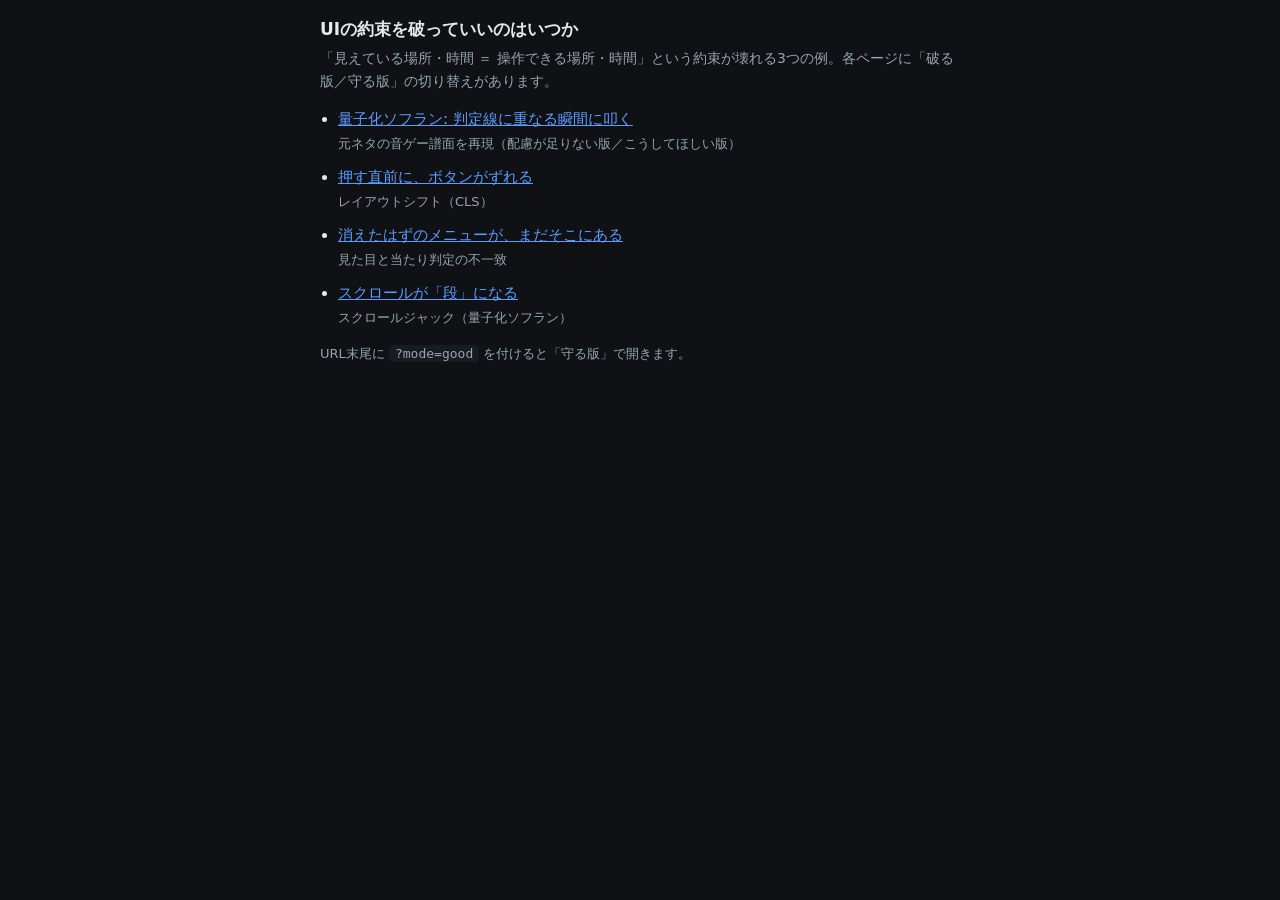
<file: index.html>
<!doctype html>
<html lang="ja">
<head>
<meta charset="utf-8">
<meta name="viewport" content="width=device-width, initial-scale=1">
<title>UIの約束デモ</title>
<link rel="stylesheet" href="common.css">
<style>
  main { max-width: 640px; margin: 0 auto; }
  ul { padding-left: 1.2em; }
  li { margin: 10px 0; }
  a { color: var(--accent); }
  code { background: var(--card); padding: 1px 6px; border-radius: 4px; font-size: 13px; }
</style>
</head>
<body>
<main>
  <h1>UIの約束を破っていいのはいつか</h1>
  <p class="lead">「見えている場所・時間 ＝ 操作できる場所・時間」という約束が壊れる3つの例。各ページに「破る版／守る版」の切り替えがあります。</p>
  <ul>
    <li><a href="soflan.html">量子化ソフラン: 判定線に重なる瞬間に叩く</a><br><span class="sub">元ネタの音ゲー譜面を再現（配慮が足りない版／こうしてほしい版）</span></li>
    <li><a href="layout-shift.html">押す直前に、ボタンがずれる</a><br><span class="sub">レイアウトシフト（CLS）</span></li>
    <li><a href="ghost-menu.html">消えたはずのメニューが、まだそこにある</a><br><span class="sub">見た目と当たり判定の不一致</span></li>
    <li><a href="scroll-jack.html">スクロールが「段」になる</a><br><span class="sub">スクロールジャック（量子化ソフラン）</span></li>
  </ul>
  <p class="sub">URL末尾に <code>?mode=good</code> を付けると「守る版」で開きます。</p>
</main>
</body>
</html>
</file>
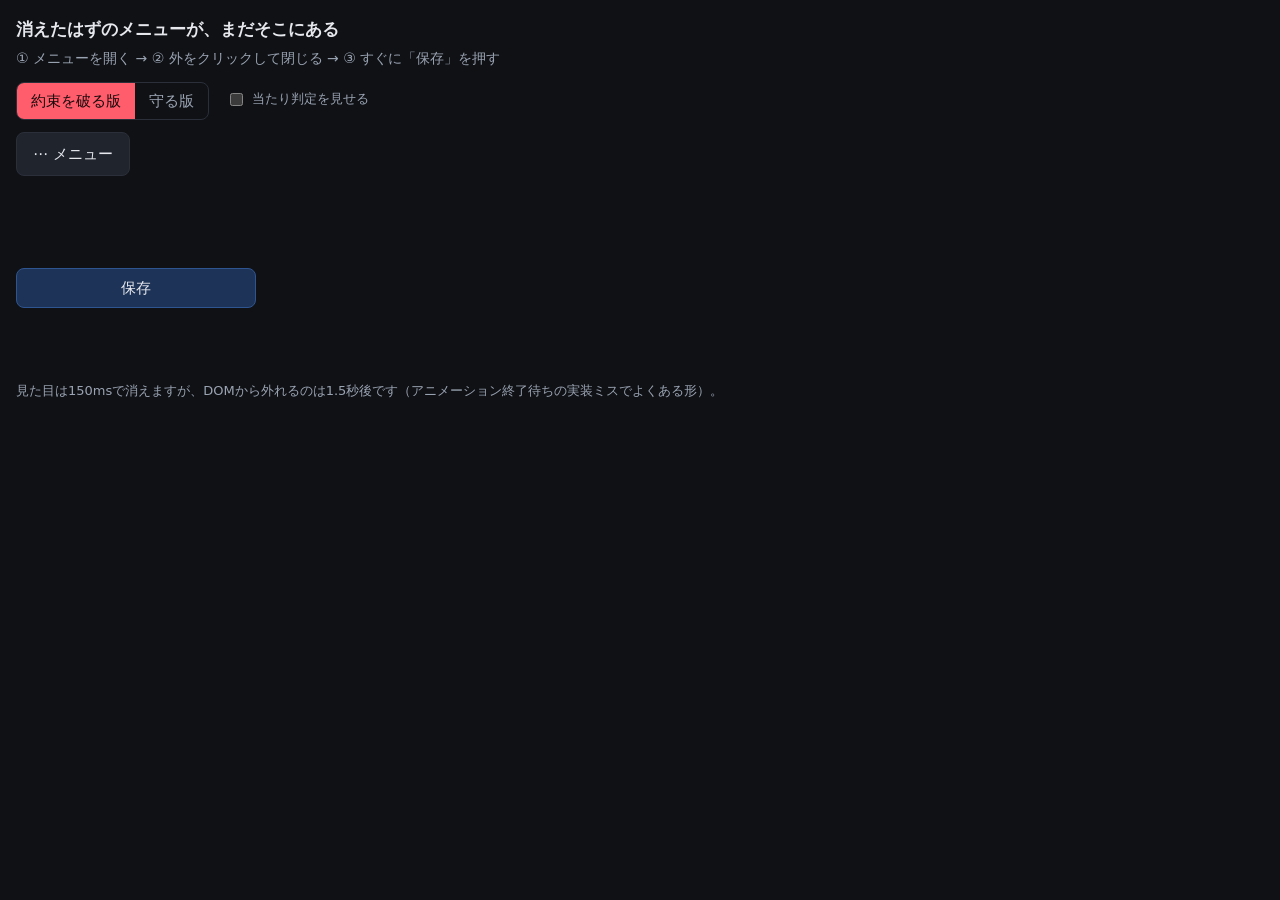
<file: ghost-menu.html>
<!doctype html>
<html lang="ja">
<head>
<meta charset="utf-8">
<meta name="viewport" content="width=device-width, initial-scale=1">
<title>Ghost Menu</title>
<link rel="stylesheet" href="common.css">
<style>
  .stage { position: relative; height: 200px; }
  .menu {
    position: absolute; top: 52px; left: 0; width: 240px; z-index: 2;
    background: var(--card); border: 1px solid var(--line); border-radius: 8px; padding: 4px;
    transition: opacity 150ms;
  }
  .menu[hidden] { display: none; }
  .menu button {
    display: block; width: 100%; height: 40px; text-align: left; padding: 0 12px;
    background: transparent; border: 0; border-radius: 6px; color: var(--fg); font: inherit; cursor: pointer;
  }
  .menu button:hover { background: var(--card-2); }
  .menu .danger { color: var(--danger); }
  .menu.closing { opacity: 0; }
  .good .menu.closing { pointer-events: none; }
  .reveal .menu.closing { outline: 2px dashed var(--danger); opacity: .25; }
  #save { position: absolute; top: 136px; left: 0; height: 40px; }
  #open { width: auto; padding: 0 16px; }
</style>
</head>
<body>
  <h1>消えたはずのメニューが、まだそこにある</h1>
  <p class="lead">① メニューを開く → ② 外をクリックして閉じる → ③ すぐに「保存」を押す</p>
  <div class="modes">
    <button class="bad" data-mode="bad">約束を破る版</button>
    <button class="good" data-mode="good">守る版</button>
  </div>
  <label class="check"><input type="checkbox" id="reveal">当たり判定を見せる</label>
  <div class="stage">
    <button class="btn" id="open">⋯ メニュー</button>
    <div class="menu" id="menu" hidden>
      <button data-name="名前を変更">名前を変更</button>
      <button data-name="複製">複製</button>
      <button data-name="全部削除" class="danger">全部削除</button>
    </div>
    <button class="btn primary" id="save">保存</button>
  </div>
  <p class="log" id="log"></p>
  <p class="sub">見た目は150msで消えますが、DOMから外れるのは1.5秒後です（アニメーション終了待ちの実装ミスでよくある形）。</p>

<script src="common.js"></script>
<script>
  const menu = document.getElementById('menu');
  const log = document.getElementById('log');
  let timer;

  function open() {
    clearTimeout(timer);
    menu.classList.remove('closing');
    menu.hidden = false;
  }
  function close() {
    if (menu.hidden || menu.classList.contains('closing')) return;
    menu.classList.add('closing');
    timer = setTimeout(() => { menu.hidden = true; menu.classList.remove('closing'); }, 1500);
  }

  document.getElementById('open').addEventListener('click', e => {
    e.stopPropagation();
    menu.hidden || menu.classList.contains('closing') ? open() : close();
    if (!menu.hidden && !menu.classList.contains('closing')) say(log, '');
  });
  menu.addEventListener('click', e => {
    e.stopPropagation();
    const item = e.target.closest('button');
    if (!item) return;
    const ghost = menu.classList.contains('closing');
    say(log, `「${item.dataset.name}」が実行されました` + (ghost ? '（見えないメニューを押した）' : ''),
        item.dataset.name === '全部削除' ? 'bad' : '');
    close();
  });
  document.getElementById('save').addEventListener('click', e => {
    e.stopPropagation();
    say(log, '保存しました', 'good');
  });
  document.addEventListener('click', close);
  document.addEventListener('keydown', e => { if (e.key === 'Escape') close(); });
  document.getElementById('reveal').addEventListener('change', e => document.body.classList.toggle('reveal', e.target.checked));

  setupModes(() => {
    clearTimeout(timer);
    menu.hidden = true;
    menu.classList.remove('closing');
    say(log, '');
  });
</script>
</body>
</html>
</file>
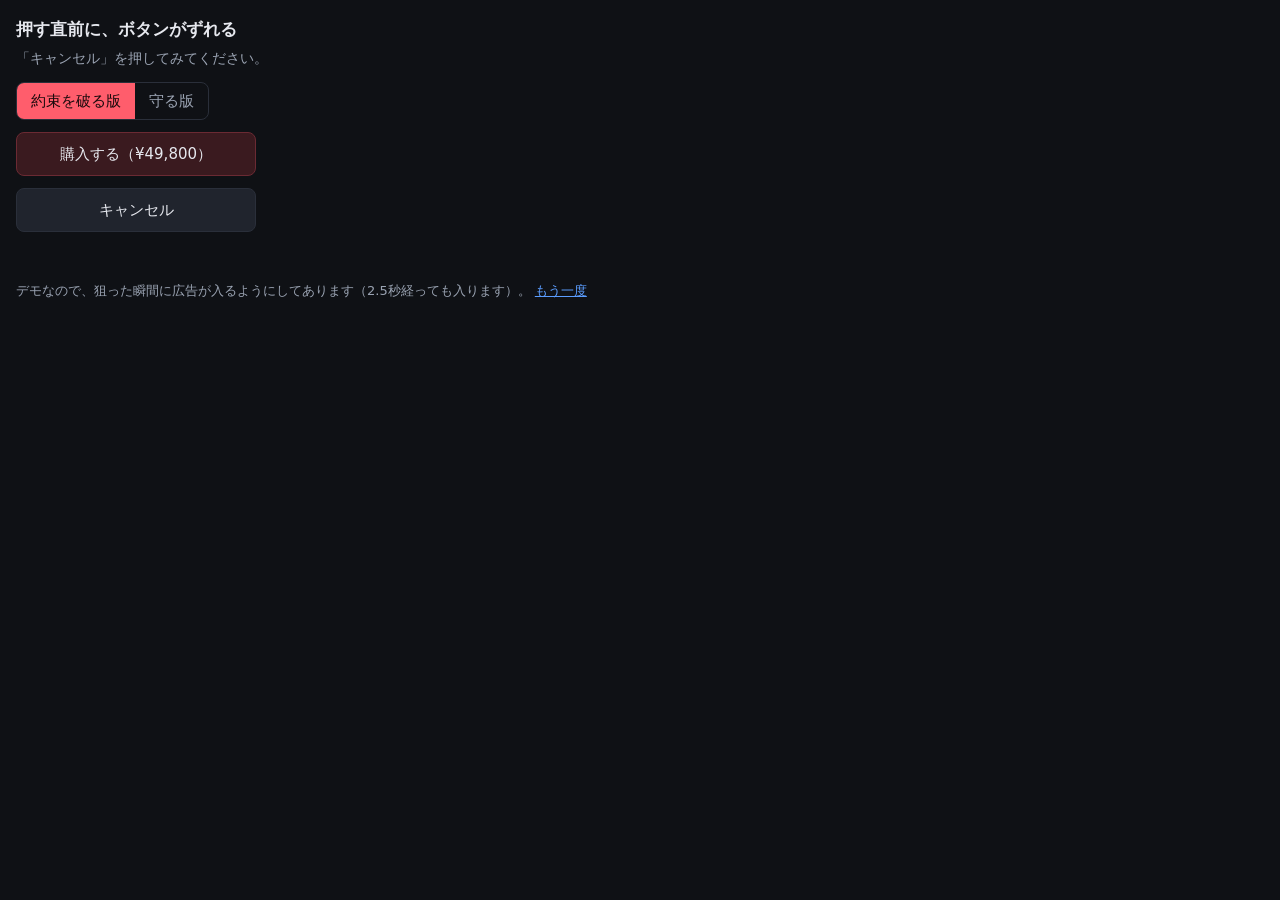
<file: layout-shift.html>
<!doctype html>
<html lang="ja">
<head>
<meta charset="utf-8">
<meta name="viewport" content="width=device-width, initial-scale=1">
<title>Layout Shift</title>
<link rel="stylesheet" href="common.css">
<style>
  .stage { display: flex; flex-direction: column; gap: 12px; }
  .slot { height: 44px; width: 240px; border-radius: 8px; }
  .bad .slot:not(.loaded) { display: none; }
  .good .slot:not(.loaded) { background: var(--card); border: 1px dashed var(--line); }
  .slot.loaded {
    display: flex; align-items: center; justify-content: center;
    background: linear-gradient(90deg, #5a3cc2, #c23c8a); color: #fff; font-size: 13px;
  }
</style>
</head>
<body>
  <h1>押す直前に、ボタンがずれる</h1>
  <p class="lead">「キャンセル」を押してみてください。</p>
  <div class="modes">
    <button class="bad" data-mode="bad">約束を破る版</button>
    <button class="good" data-mode="good">守る版</button>
  </div>
  <div class="stage">
    <div class="slot" id="slot"></div>
    <button class="btn danger" id="buy">購入する（¥49,800）</button>
    <button class="btn" id="cancel">キャンセル</button>
  </div>
  <p class="log" id="log"></p>
  <p class="sub">デモなので、狙った瞬間に広告が入るようにしてあります（2.5秒経っても入ります）。
    <button class="link" id="reset">もう一度</button></p>

<script src="common.js"></script>
<script>
  const slot = document.getElementById('slot');
  const log = document.getElementById('log');
  let timer;

  function load() {
    if (slot.classList.contains('loaded')) return;
    slot.classList.add('loaded');
    slot.textContent = '広告: 今だけ半額セール';
  }
  function reset() {
    clearTimeout(timer);
    slot.classList.remove('loaded');
    slot.textContent = '';
    say(log, '');
    timer = setTimeout(load, 2500);
  }

  document.getElementById('cancel').addEventListener('pointerenter', () => setTimeout(load, 120));
  document.getElementById('buy').addEventListener('click', () => say(log, '「購入する」が押されました（¥49,800）', 'bad'));
  document.getElementById('cancel').addEventListener('click', () => say(log, 'キャンセルできました', 'good'));
  document.getElementById('reset').addEventListener('click', reset);

  setupModes(reset);
</script>
</body>
</html>
</file>
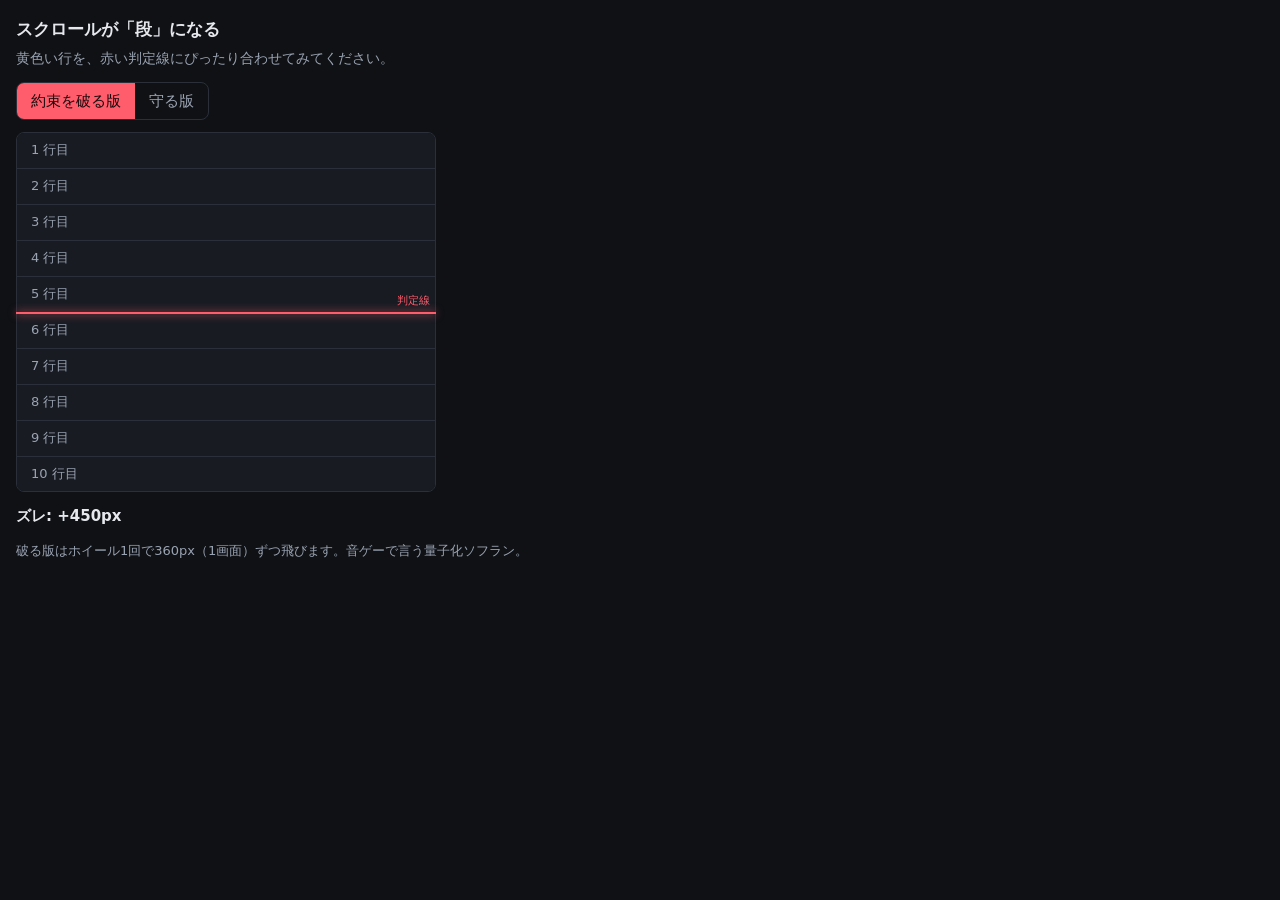
<file: scroll-jack.html>
<!doctype html>
<html lang="ja">
<head>
<meta charset="utf-8">
<meta name="viewport" content="width=device-width, initial-scale=1">
<title>Scroll Jack</title>
<link rel="stylesheet" href="common.css">
<style>
  .wrap { position: relative; max-width: 420px; }
  .vp {
    height: 360px; overflow-y: auto; overscroll-behavior: contain;
    background: var(--card); border: 1px solid var(--line); border-radius: 8px;
  }
  .bad .vp { touch-action: none; }
  .row {
    height: 36px; display: flex; align-items: center; padding: 0 14px;
    border-bottom: 1px solid var(--line); color: var(--muted); font-size: 13px;
  }
  .row.target { background: #3a2f10; color: #ffd166; font-weight: 700; }
  .judge {
    position: absolute; left: 0; right: 0; top: 180px; height: 2px;
    background: var(--danger); box-shadow: 0 0 8px var(--danger); pointer-events: none;
  }
  .judge::after {
    content: '判定線'; position: absolute; right: 6px; top: -20px;
    font-size: 11px; color: var(--danger);
  }
</style>
</head>
<body>
  <h1>スクロールが「段」になる</h1>
  <p class="lead">黄色い行を、赤い判定線にぴったり合わせてみてください。</p>
  <div class="modes">
    <button class="bad" data-mode="bad">約束を破る版</button>
    <button class="good" data-mode="good">守る版</button>
  </div>
  <div class="wrap">
    <div class="vp" id="vp"></div>
    <div class="judge"></div>
  </div>
  <p class="log" id="log"></p>
  <p class="sub">破る版はホイール1回で360px（1画面）ずつ飛びます。音ゲーで言う量子化ソフラン。</p>

<script src="common.js"></script>
<script>
  const vp = document.getElementById('vp');
  const log = document.getElementById('log');
  const ROW = 36, STEP = 360, TARGET = 17, LINE = 180;
  for (let i = 0; i < 40; i++) {
    const r = document.createElement('div');
    r.className = 'row' + (i === TARGET ? ' target' : '');
    r.textContent = i === TARGET ? '▶ ここを判定線に合わせる' : `${i + 1} 行目`;
    vp.appendChild(r);
  }

  let getMode, locked = false, touchY = null;

  function update() {
    const diff = Math.round(TARGET * ROW + ROW / 2 - vp.scrollTop - LINE);
    Math.abs(diff) <= 6 ? say(log, 'ぴったり！', 'good') : say(log, `ズレ: ${diff > 0 ? '+' : ''}${diff}px`, '');
  }
  function jump(dir) {
    if (locked || !dir) return;
    locked = true;
    const max = vp.scrollHeight - vp.clientHeight;
    const next = Math.max(0, Math.min(max, (Math.round(vp.scrollTop / STEP) + dir) * STEP));
    vp.scrollTo({ top: next, behavior: 'smooth' });
    setTimeout(() => { locked = false; }, 700);
  }

  vp.addEventListener('scroll', update);
  vp.addEventListener('wheel', e => {
    if (getMode() !== 'bad') return;
    e.preventDefault();
    jump(Math.sign(e.deltaY));
  }, { passive: false });
  vp.addEventListener('touchstart', e => { touchY = e.touches[0].clientY; }, { passive: true });
  vp.addEventListener('touchmove', e => { if (getMode() === 'bad') e.preventDefault(); }, { passive: false });
  vp.addEventListener('touchend', e => {
    if (getMode() !== 'bad' || touchY === null) return;
    const d = touchY - e.changedTouches[0].clientY;
    if (Math.abs(d) > 30) jump(Math.sign(d));
    touchY = null;
  });

  getMode = setupModes(() => { vp.scrollTop = 0; update(); });
</script>
</body>
</html>
</file>
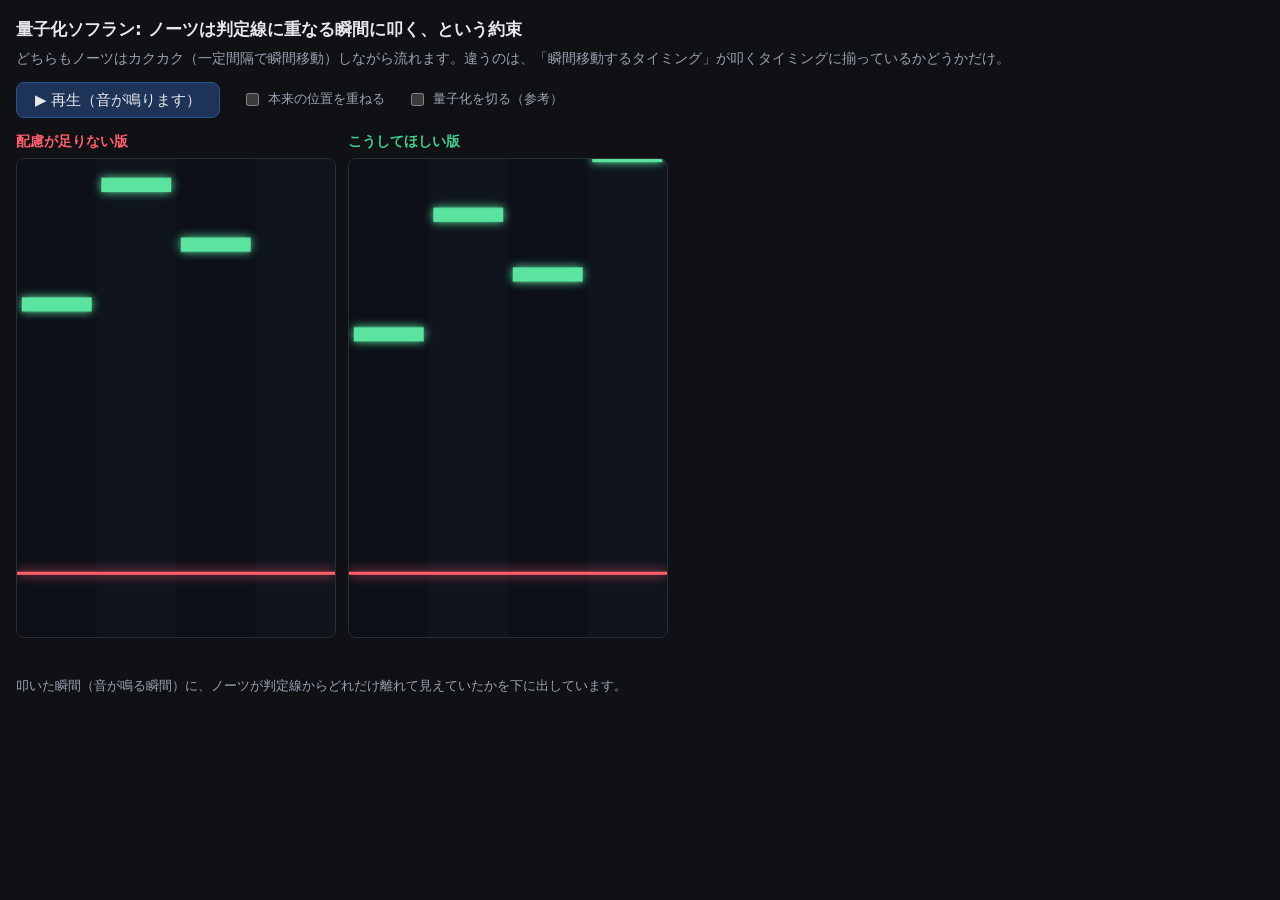
<file: soflan.html>
<!doctype html>
<html lang="ja">
<head>
<meta charset="utf-8">
<meta name="viewport" content="width=device-width, initial-scale=1">
<title>Quantized Soflan</title>
<link rel="stylesheet" href="common.css">
<style>
  .panes { display: flex; gap: 12px; flex-wrap: wrap; }
  .pane { flex: 1 1 160px; max-width: 320px; }
  .pane h2 { font-size: 14px; margin: 0 0 6px; }
  .pane h2.bad { color: var(--danger); }
  .pane h2.good { color: var(--ok); }
  canvas { display: block; width: 100%; aspect-ratio: 2 / 3; background: #0a0c12; border: 1px solid var(--line); border-radius: 8px; }
  .stat { font-size: 13px; color: var(--muted); margin-top: 4px; min-height: 1.6em; }
  .controls { display: flex; gap: 10px; align-items: center; flex-wrap: wrap; margin-bottom: 12px; }
  #play { width: auto; padding: 0 18px; height: 36px; }
</style>
</head>
<body>
  <h1>量子化ソフラン: ノーツは判定線に重なる瞬間に叩く、という約束</h1>
  <p class="lead">どちらもノーツはカクカク（一定間隔で瞬間移動）しながら流れます。違うのは、「瞬間移動するタイミング」が叩くタイミングに揃っているかどうかだけ。</p>
  <div class="controls">
    <button class="btn primary" id="play">▶ 再生（音が鳴ります）</button>
    <label class="check"><input type="checkbox" id="ghost">本来の位置を重ねる</label>
    <label class="check"><input type="checkbox" id="smooth">量子化を切る（参考）</label>
  </div>
  <div class="panes">
    <div class="pane" data-kind="bad">
      <h2 class="bad">配慮が足りない版</h2>
      <canvas></canvas>
      <div class="stat"></div>
    </div>
    <div class="pane" data-kind="good">
      <h2 class="good">こうしてほしい版</h2>
      <canvas></canvas>
      <div class="stat"></div>
    </div>
  </div>
  <p class="sub">叩いた瞬間（音が鳴る瞬間）に、ノーツが判定線からどれだけ離れて見えていたかを下に出しています。</p>

<script>
  // 譜面: 120BPM、4レーン。量子化の1段 = 1/2拍（250ms）
  const BPM = 120, BEAT = 60 / BPM, LANES = 4;
  const STEP = BEAT / 2;             // 表示が瞬間移動する間隔
  const PX_PER_BEAT = 150;           // 論理座標（高さ600）での流れる速さ
  const H = 600, W = 400, JUDGE_Y = 520;
  const PHASE = { bad: STEP / 2, good: 0 }; // 段の位相。bad は叩くタイミングと半段ずれている
  const LEAD = 2 * BEAT;             // 曲の頭の余白

  // 8分刻みの譜面を作る（2小節パターンを繰り返し）
  const pattern = [0, 2, 1, 3, 0, -1, 2, 1,  3, 1, 2, 0, -1, 3, 1, 2];
  const notes = [];
  for (let bar = 0; bar < 8; bar++) {
    pattern.forEach((lane, i) => {
      if (lane < 0) return;
      notes.push({ t: LEAD + (bar * pattern.length + i) * (BEAT / 2), lane });
    });
  }
  const SONG_END = notes[notes.length - 1].t + 2 * BEAT;

  const panes = [...document.querySelectorAll('.pane')].map(el => {
    const canvas = el.querySelector('canvas');
    return { kind: el.dataset.kind, canvas, ctx: canvas.getContext('2d'), stat: el.querySelector('.stat'), offs: [], flash: new Array(LANES).fill(-1) };
  });

  function fit() {
    const dpr = window.devicePixelRatio || 1;
    panes.forEach(p => {
      const w = p.canvas.clientWidth;
      p.canvas.width = Math.round(w * dpr);
      p.canvas.height = Math.round(w * 1.5 * dpr);
    });
  }
  window.addEventListener('resize', fit);

  const ghostBox = document.getElementById('ghost');
  const smoothBox = document.getElementById('smooth');

  // 表示に使う「時刻」。量子化ソフラン = 表示上の時刻が段々に進む
  function displayTime(now, kind) {
    if (smoothBox.checked) return now;
    const ph = PHASE[kind];
    return Math.floor((now - ph) / STEP) * STEP + ph;
  }
  const yOf = (noteT, shownT) => JUDGE_Y - (noteT - shownT) / BEAT * PX_PER_BEAT;

  let audio, startAt = null, nextSound = 0;
  function now() { return startAt === null ? 0 : audio.currentTime - startAt; }

  function click(when) {
    const o = audio.createOscillator(), g = audio.createGain();
    o.frequency.value = 1500;
    g.gain.setValueAtTime(0.25, when);
    g.gain.exponentialRampToValueAtTime(0.001, when + 0.05);
    o.connect(g).connect(audio.destination);
    o.start(when); o.stop(when + 0.06);
  }

  function draw(p, t) {
    const { ctx, canvas } = p;
    const s = canvas.width / W;
    ctx.setTransform(s, 0, 0, s, 0, 0);
    ctx.clearRect(0, 0, W, H);
    const laneW = W / LANES;

    for (let i = 0; i < LANES; i++) {
      ctx.fillStyle = i % 2 ? '#10141d' : '#0d1018';
      ctx.fillRect(i * laneW, 0, laneW, H);
      const age = t - p.flash[i];
      if (p.flash[i] >= 0 && age < 0.15) {
        ctx.fillStyle = `rgba(91,157,255,${0.35 * (1 - age / 0.15)})`;
        ctx.fillRect(i * laneW, 0, laneW, JUDGE_Y + 20);
      }
    }

    const shown = displayTime(t, p.kind);
    for (const n of notes) {
      if (t > n.t + 0.06) continue;          // 叩いたら少しして消える
      const y = yOf(n.t, shown);
      if (y < -20) break;
      const x = n.lane * laneW + 6;
      if (ghostBox.checked) {
        ctx.strokeStyle = 'rgba(255,255,255,.35)';
        ctx.setLineDash([4, 4]);
        ctx.strokeRect(x, yOf(n.t, t) - 9, laneW - 12, 18);
        ctx.setLineDash([]);
      }
      ctx.fillStyle = '#5be3a0';
      ctx.shadowColor = '#5be3a0'; ctx.shadowBlur = 10;
      ctx.fillRect(x, y - 9, laneW - 12, 18);
      ctx.shadowBlur = 0;
    }

    ctx.fillStyle = '#ff5d6c';
    ctx.shadowColor = '#ff5d6c'; ctx.shadowBlur = 12;
    ctx.fillRect(0, JUDGE_Y - 2, W, 4);
    ctx.shadowBlur = 0;
  }

  function judgeAt(noteT) {
    panes.forEach(p => {
      const off = Math.round(JUDGE_Y - yOf(noteT, displayTime(noteT, p.kind)));
      p.offs.push(Math.abs(off));
      const avg = p.offs.reduce((a, b) => a + b, 0) / p.offs.length;
      p.stat.textContent = `叩いた瞬間のズレ: ${off === 0 ? '0px（線の上）' : (off > 0 ? '線の手前 ' : '線の奥 ') + Math.abs(off) + 'px'}　平均 ${avg.toFixed(0)}px`;
    });
  }

  let judged = 0;
  function frame() {
    const t = now();
    // 音は少し先まで予約しておく（表示より正確なタイミングで鳴らすため）
    while (startAt !== null && nextSound < notes.length && notes[nextSound].t < t + 0.1) {
      click(startAt + notes[nextSound].t);
      nextSound++;
    }
    while (startAt !== null && judged < notes.length && notes[judged].t <= t) {
      const n = notes[judged++];
      panes.forEach(p => { p.flash[n.lane] = n.t; });
      judgeAt(n.t);
    }
    panes.forEach(p => draw(p, t));
    if (startAt !== null && t > SONG_END) startAt = null;
    requestAnimationFrame(frame);
  }

  document.getElementById('play').addEventListener('click', () => {
    audio = audio || new AudioContext();
    audio.resume();
    startAt = audio.currentTime + 0.1;
    nextSound = 0; judged = 0;
    panes.forEach(p => { p.offs = []; p.flash.fill(-1); p.stat.textContent = ''; });
  });

  fit();
  requestAnimationFrame(frame);
</script>
</body>
</html>
</file>
<file: common.css>
:root {
  color-scheme: dark;
  --bg: #0f1115;
  --fg: #e6e8ee;
  --muted: #9aa3b2;
  --card: #181b22;
  --card-2: #20242d;
  --line: #2a2f3a;
  --accent: #5b9dff;
  --danger: #ff5d6c;
  --ok: #3ecf8e;
}
* { box-sizing: border-box; }
body {
  margin: 0;
  padding: 16px;
  background: var(--bg);
  color: var(--fg);
  font: 15px/1.6 system-ui, -apple-system, "Hiragino Sans", "Noto Sans JP", sans-serif;
}
h1 { font-size: 17px; margin: 0 0 4px; }
.lead { color: var(--muted); margin: 0 0 12px; font-size: 14px; }
.modes { display: inline-flex; border: 1px solid var(--line); border-radius: 8px; overflow: hidden; margin-bottom: 12px; }
.modes button {
  border: 0; background: transparent; color: var(--muted);
  padding: 6px 14px; font: inherit; cursor: pointer;
}
.modes button[aria-pressed="true"].bad { background: var(--danger); color: #1a0a0c; }
.modes button[aria-pressed="true"].good { background: var(--ok); color: #06170f; }
.btn {
  display: block; width: 240px; height: 44px; border-radius: 8px;
  border: 1px solid var(--line); background: var(--card-2); color: var(--fg);
  font: inherit; cursor: pointer;
}
.btn.danger { background: #3a1a1f; border-color: #6b2a33; }
.btn.primary { background: #1d3357; border-color: #2f5590; }
.log { min-height: 1.6em; margin: 12px 0 0; font-weight: 600; }
.log.bad { color: var(--danger); }
.log.good { color: var(--ok); }
.sub { color: var(--muted); font-size: 13px; }
.link { color: var(--accent); background: none; border: 0; padding: 0; font: inherit; cursor: pointer; text-decoration: underline; }
label.check { color: var(--muted); font-size: 13px; display: inline-flex; gap: 6px; align-items: center; margin-left: 12px; }
</file>
